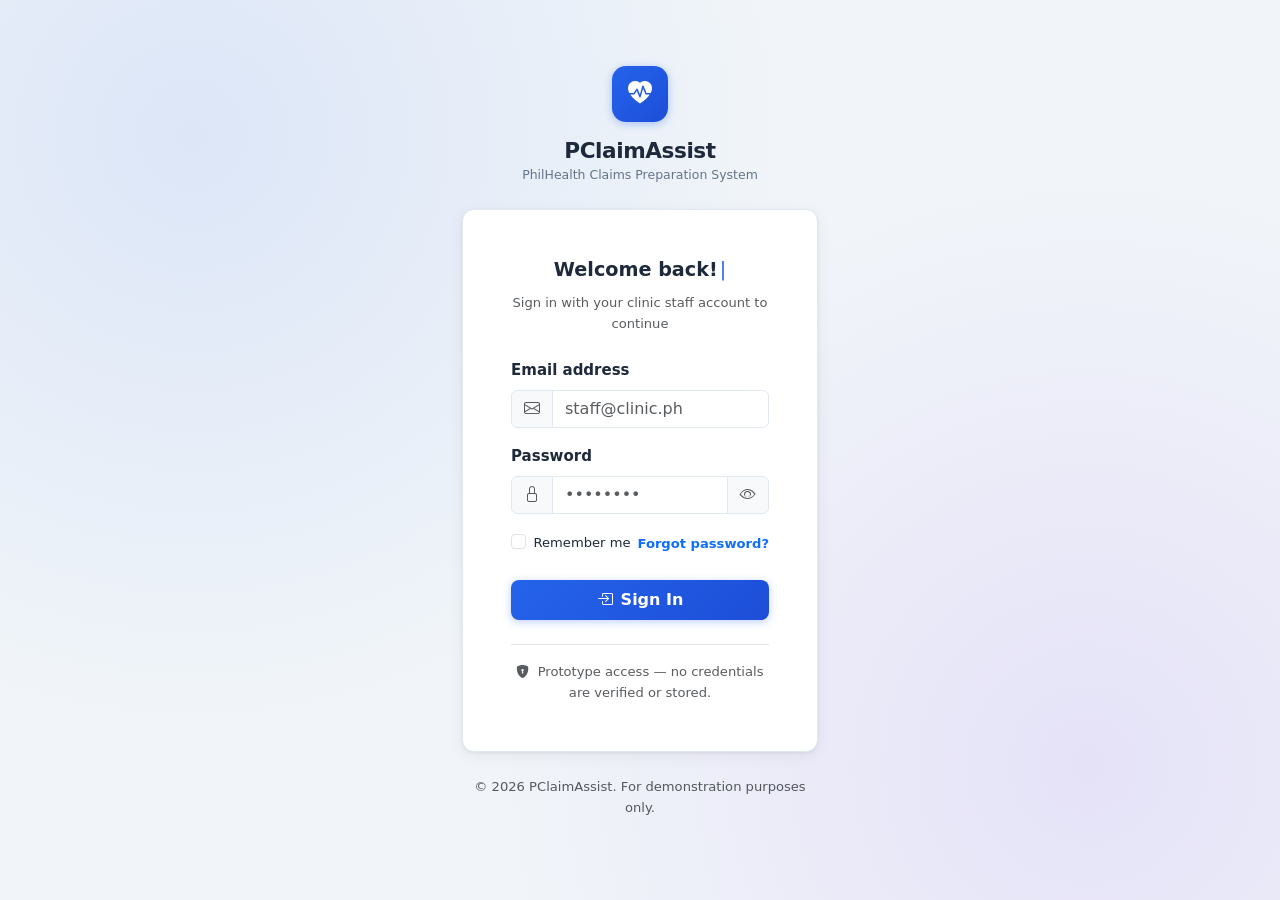
<file: login.html>
<!DOCTYPE html>
<html lang="en">
<head>
  <meta charset="UTF-8">
  <meta name="viewport" content="width=device-width, initial-scale=1.0">
  <title>Sign In – PClaimAssist</title>
  <link href="https://cdn.jsdelivr.net/npm/bootstrap@5.3.3/dist/css/bootstrap.min.css" rel="stylesheet">
  <link href="https://cdn.jsdelivr.net/npm/bootstrap-icons@1.11.3/font/bootstrap-icons.css" rel="stylesheet">
  <link href="css/style.css?v=20260827a" rel="stylesheet">
</head>
<body class="login-body">

<div class="container">
  <div class="row justify-content-center">
    <div class="col-11 col-sm-8 col-md-6 col-lg-5 col-xl-4">

      <div class="text-center mb-4">
        <div class="brand-logo brand-logo--lg mx-auto"><i class="bi bi-heart-pulse-fill"></i></div>
        <div class="login-brand-name mt-3">PClaimAssist</div>
        <div class="login-brand-sub">PhilHealth Claims Preparation System</div>
      </div>

      <div class="pca-card p-4 p-sm-5" data-aos="fade-up">
        <div class="text-center mb-4">
          <h1 class="login-title"><span id="typewriterText"></span><span class="typewriter-cursor">|</span></h1>
          <p class="text-muted small mb-0">Sign in with your clinic staff account to continue</p>
        </div>

        <form id="loginForm" novalidate>
          <div class="mb-3">
            <label class="form-label fw-semibold" for="loginEmail">Email address</label>
            <div class="input-group">
              <span class="input-group-text bg-light"><i class="bi bi-envelope text-muted"></i></span>
              <input type="email" class="form-control" id="loginEmail" placeholder="staff@clinic.ph" autocomplete="username">
            </div>
          </div>

          <div class="mb-3">
            <label class="form-label fw-semibold" for="loginPassword">Password</label>
            <div class="input-group">
              <span class="input-group-text bg-light"><i class="bi bi-lock text-muted"></i></span>
              <input type="password" class="form-control" id="loginPassword" placeholder="••••••••" autocomplete="current-password">
              <button type="button" class="input-group-text bg-light" id="togglePassword" title="Show password">
                <i class="bi bi-eye text-muted"></i>
              </button>
            </div>
          </div>

          <div class="d-flex align-items-center justify-content-between mb-4">
            <div class="form-check">
              <input class="form-check-input" type="checkbox" id="rememberMe">
              <label class="form-check-label small" for="rememberMe">Remember me</label>
            </div>
            <a href="#" class="small fw-semibold text-decoration-none" id="forgotPasswordLink">Forgot password?</a>
          </div>

          <button type="submit" class="btn btn-primary w-100 py-2" id="signInBtn">
            <span class="btn-label"><i class="bi bi-box-arrow-in-right me-2"></i>Sign In</span>
            <span class="btn-spinner d-none">
              <span class="spinner-border spinner-border-sm me-2" role="status" aria-hidden="true"></span>Signing in…
            </span>
          </button>
        </form>

        <div class="text-center small text-muted border-top mt-4 pt-3">
          <i class="bi bi-shield-lock-fill me-1"></i>
          Prototype access — no credentials are verified or stored.
        </div>
      </div>

      <p class="text-center small text-muted mt-4">
        &copy; 2026 PClaimAssist. For demonstration purposes only.
      </p>

    </div>
  </div>
</div>

<!-- ═══ FORGOT PASSWORD MODAL ═══ -->
<div class="modal fade" id="forgotPasswordModal" tabindex="-1">
  <div class="modal-dialog modal-dialog-centered">
    <div class="modal-content">
      <div class="modal-header">
        <h5 class="modal-title"><i class="bi bi-key-fill me-2 text-primary"></i>Reset Password</h5>
        <button type="button" class="btn-close" data-bs-dismiss="modal"></button>
      </div>
      <div class="modal-body">
        <p class="text-muted mb-3">Enter your email address and we'll send you a link to reset your password.</p>
        <label class="form-label fw-semibold" for="resetEmail">Email address</label>
        <div class="input-group">
          <span class="input-group-text bg-light"><i class="bi bi-envelope text-muted"></i></span>
          <input type="email" class="form-control" id="resetEmail" placeholder="staff@clinic.ph">
        </div>
      </div>
      <div class="modal-footer">
        <button type="button" class="btn btn-light" data-bs-dismiss="modal">Cancel</button>
        <button type="button" class="btn btn-primary" id="sendResetBtn">Send Reset Link</button>
      </div>
    </div>
  </div>
</div>

<div id="toastContainer" class="position-fixed bottom-0 end-0 p-3" style="z-index:1090;"></div>

<script src="https://cdn.jsdelivr.net/npm/bootstrap@5.3.3/dist/js/bootstrap.bundle.min.js"></script>
<script src="js/login.js?v=20260827a"></script>
</body>
</html>
</file>
<file: css/style.css>
/* ═══════════════════════════════════════════════════════════
   PClaimAssist – Global Styles
   Phase 1 Frontend Prototype
═══════════════════════════════════════════════════════════ */

/* ── Custom Properties ────────────────────────────────────── */
:root {
  --primary:        #2563EB;
  --primary-light:  #EFF6FF;
  --primary-mid:    #BFDBFE;
  --teal:           #0D9488;
  --teal-light:     #F0FDFA;
  --orange:         #EA580C;
  --orange-light:   #FFF7ED;
  --purple:         #7C3AED;
  --purple-light:   #F5F3FF;
  --success:        #16A34A;
  --warning:        #D97706;
  --danger:         #DC2626;

  --sidebar-w:      260px;
  --navbar-h:       64px;
  --sidebar-bg:     #0F172A;
  --sidebar-text:   #94A3B8;
  --sidebar-active: #2563EB;
  --body-bg:        #F1F5F9;
  --card-bg:        #FFFFFF;
  --border:         #E2E8F0;
  --text:           #1E293B;
  --text-muted:     #64748B;

  --radius:         12px;
  --radius-sm:      8px;
  --shadow:         0 1px 3px rgba(0,0,0,.06), 0 4px 16px rgba(0,0,0,.06);
  --shadow-hover:   0 4px 12px rgba(37,99,235,.15), 0 8px 32px rgba(0,0,0,.08);
  --transition:     all .2s cubic-bezier(.4,0,.2,1);
}

/* ── Base ──────────────────────────────────────────────────── */
*, *::before, *::after { box-sizing: border-box; }

body {
  font-family: 'Segoe UI', system-ui, -apple-system, sans-serif;
  background: var(--body-bg);
  color: var(--text);
  margin: 0;
  padding: 0;
  font-size: .9375rem;
  line-height: 1.6;
}

/* ── Privacy Banner ────────────────────────────────────────── */
.privacy-banner {
  background: #0F172A;
  color: #CBD5E1;
  font-size: .8rem;
  padding: .55rem 1.25rem;
  position: sticky;
  top: 0;
  z-index: 1060;
  border-bottom: 1px solid rgba(255,255,255,.07);
}
.privacy-banner .btn-outline-light {
  font-size: .75rem;
  padding: .2rem .65rem;
  opacity: .7;
  border-color: rgba(255,255,255,.2);
}

/* ── Top Navbar ─────────────────────────────────────────────── */
.top-navbar {
  position: sticky;
  top: 0;
  z-index: 1050;
  height: var(--navbar-h);
  background: #fff;
  border-bottom: 1px solid var(--border);
  display: flex;
  align-items: center;
  justify-content: space-between;
  padding: 0 1.5rem;
  box-shadow: 0 1px 4px rgba(0,0,0,.06);
}

.navbar-left { display: flex; align-items: center; gap: .9rem; }

.sidebar-toggle-btn {
  width: 40px; height: 40px;
  border-radius: var(--radius-sm);
  border: none;
  background: var(--body-bg);
  color: var(--text);
  font-size: 1.2rem;
  cursor: pointer;
  display: flex; align-items: center; justify-content: center;
  transition: var(--transition);
}
.sidebar-toggle-btn:hover { background: var(--primary-light); color: var(--primary); }

.brand-logo {
  width: 40px; height: 40px;
  border-radius: 10px;
  background: linear-gradient(135deg, var(--primary), #1D4ED8);
  color: #fff;
  font-size: 1.15rem;
  display: flex; align-items: center; justify-content: center;
  flex-shrink: 0;
  box-shadow: 0 2px 8px rgba(37,99,235,.35);
}

.brand-name {
  font-size: 1.1rem;
  font-weight: 700;
  color: var(--text);
  line-height: 1.2;
  letter-spacing: -.02em;
}
.brand-sub {
  font-size: .65rem;
  color: var(--text-muted);
  line-height: 1.2;
  display: none;
}
@media (min-width: 768px) { .brand-sub { display: block; } }

.navbar-right { display: flex; align-items: center; gap: .75rem; }

.nav-icon-btn {
  width: 40px; height: 40px;
  border-radius: var(--radius-sm);
  border: none;
  background: var(--body-bg);
  color: var(--text-muted);
  font-size: 1.1rem;
  cursor: pointer;
  display: flex; align-items: center; justify-content: center;
  transition: var(--transition);
}
.nav-icon-btn:hover { background: var(--primary-light); color: var(--primary); }

.notif-badge {
  position: absolute;
  top: 4px; right: 4px;
  width: 16px; height: 16px;
  background: var(--danger);
  color: #fff;
  font-size: .6rem;
  font-weight: 700;
  border-radius: 50%;
  display: flex; align-items: center; justify-content: center;
  border: 2px solid #fff;
}

.nav-divider {
  width: 1px; height: 28px;
  background: var(--border);
}

.user-profile-wrap {
  display: flex; align-items: center; gap: .6rem;
  cursor: pointer;
  padding: .35rem .6rem;
  border-radius: var(--radius-sm);
  transition: var(--transition);
}
.user-profile-wrap:hover { background: var(--body-bg); }

.user-avatar {
  width: 36px; height: 36px;
  border-radius: 50%;
  background: linear-gradient(135deg, var(--primary), #7C3AED);
  color: #fff;
  font-size: 1rem;
  display: flex; align-items: center; justify-content: center;
  flex-shrink: 0;
}

.user-name { font-size: .85rem; font-weight: 600; line-height: 1.2; }
.user-role { font-size: .7rem; color: var(--text-muted); }

/* ── Layout ─────────────────────────────────────────────────── */
.layout-wrapper {
  display: flex;
  min-height: calc(100vh - var(--navbar-h));
}

/* ── Sidebar ────────────────────────────────────────────────── */
.sidebar {
  width: var(--sidebar-w);
  background: var(--sidebar-bg);
  flex-shrink: 0;
  position: sticky;
  top: var(--navbar-h);
  height: calc(100vh - var(--navbar-h));
  overflow-y: auto;
  display: flex;
  flex-direction: column;
  transition: width .25s ease, transform .25s ease;
  scrollbar-width: thin;
  scrollbar-color: rgba(255,255,255,.1) transparent;
}
.sidebar::-webkit-scrollbar { width: 4px; }
.sidebar::-webkit-scrollbar-thumb { background: rgba(255,255,255,.1); border-radius: 2px; }

.sidebar-nav { padding: 1.25rem .75rem; flex: 1; }

.sidebar-section-label {
  font-size: .65rem;
  font-weight: 700;
  text-transform: uppercase;
  letter-spacing: .08em;
  color: #475569;
  padding: 0 .5rem;
  margin-bottom: .4rem;
}

.sidebar-item {
  display: flex;
  align-items: center;
  gap: .75rem;
  padding: .6rem .75rem;
  border-radius: var(--radius-sm);
  color: var(--sidebar-text);
  text-decoration: none;
  font-size: .875rem;
  font-weight: 500;
  margin-bottom: .15rem;
  transition: var(--transition);
  position: relative;
  white-space: nowrap;
  overflow: hidden;
}

.sidebar-item i { font-size: 1rem; flex-shrink: 0; }
.sidebar-item span:not(.sidebar-badge) { flex: 1; overflow: hidden; text-overflow: ellipsis; }

.sidebar-item:hover {
  background: rgba(255,255,255,.07);
  color: #fff;
}

.sidebar-item.active {
  background: rgba(37,99,235,.25);
  color: #93C5FD;
  border-left: 3px solid var(--primary);
  padding-left: calc(.75rem - 3px);
}

.sidebar-badge {
  font-size: .6rem;
  font-weight: 700;
  background: rgba(37,99,235,.35);
  color: #93C5FD;
  padding: .15rem .4rem;
  border-radius: 4px;
  text-transform: uppercase;
  flex-shrink: 0;
}

.sidebar-footer {
  padding: 1rem .75rem 1.25rem;
  border-top: 1px solid rgba(255,255,255,.06);
}

/* Sidebar collapsed */
.sidebar.collapsed {
  width: 64px;
}
.sidebar.collapsed .sidebar-section-label,
.sidebar.collapsed .sidebar-item span,
.sidebar.collapsed .sidebar-badge {
  display: none;
}
.sidebar.collapsed .sidebar-item {
  justify-content: center;
  padding: .65rem;
}
.sidebar.collapsed .sidebar-footer { padding: .75rem .5rem; }

/* Mobile sidebar */
@media (max-width: 767.98px) {
  .sidebar {
    position: fixed;
    top: 0;
    left: 0;
    height: 100%;
    z-index: 1040;
    transform: translateX(-100%);
  }
  .sidebar.mobile-open { transform: translateX(0); }
  .sidebar-overlay {
    position: fixed; inset: 0;
    background: rgba(0,0,0,.5);
    z-index: 1039;
    display: none;
  }
  .sidebar-overlay.active { display: block; }
}

/* ── Main Content ───────────────────────────────────────────── */
.main-content {
  flex: 1;
  padding: 1.75rem;
  overflow-x: hidden;
  min-width: 0;
}

.content-section { display: none; }
.content-section.active { display: block; }

/* ── Section Header ─────────────────────────────────────────── */
.section-header {
  display: flex;
  align-items: flex-start;
  justify-content: space-between;
  gap: 1rem;
  flex-wrap: wrap;
  margin-bottom: 1.5rem;
}
.section-title {
  font-size: 1.6rem;
  font-weight: 700;
  color: var(--text);
  margin: 0;
  line-height: 1.2;
}
.section-subtitle {
  font-size: .875rem;
  color: var(--text-muted);
  margin: .2rem 0 0;
}

/* ── Cards ──────────────────────────────────────────────────── */
.pca-card {
  border: 1px solid var(--border);
  border-radius: var(--radius);
  box-shadow: var(--shadow);
  background: var(--card-bg);
  transition: var(--transition);
}
.pca-card:hover { box-shadow: var(--shadow-hover); }

.pca-card-header {
  background: transparent;
  border-bottom: 1px solid var(--border);
  padding: .9rem 1.25rem;
  font-weight: 600;
  font-size: .9rem;
  display: flex;
  align-items: center;
}

/* ── Stat Cards ─────────────────────────────────────────────── */
.stat-card {
  border-radius: var(--radius);
  padding: 1.4rem;
  display: flex;
  align-items: center;
  gap: 1rem;
  box-shadow: var(--shadow);
  transition: var(--transition);
  cursor: default;
  background: var(--card-bg);
  border: 1px solid transparent;
  position: relative;
  overflow: hidden;
}
.stat-card::before {
  content: '';
  position: absolute;
  top: 0; right: 0;
  width: 80px; height: 80px;
  border-radius: 50%;
  opacity: .06;
}
.stat-card:hover { transform: translateY(-2px); box-shadow: var(--shadow-hover); }

.stat-card--blue { border-color: var(--primary-mid); }
.stat-card--blue::before { background: var(--primary); }
.stat-card--teal { border-color: #99F6E4; }
.stat-card--teal::before { background: var(--teal); }
.stat-card--orange { border-color: #FED7AA; }
.stat-card--orange::before { background: var(--orange); }
.stat-card--purple { border-color: #DDD6FE; }
.stat-card--purple::before { background: var(--purple); }

.stat-icon {
  width: 52px; height: 52px;
  border-radius: 14px;
  display: flex; align-items: center; justify-content: center;
  font-size: 1.4rem;
  flex-shrink: 0;
}
.stat-card--blue .stat-icon { background: var(--primary-light); color: var(--primary); }
.stat-card--teal .stat-icon { background: var(--teal-light); color: var(--teal); }
.stat-card--orange .stat-icon { background: var(--orange-light); color: var(--orange); }
.stat-card--purple .stat-icon { background: var(--purple-light); color: var(--purple); }

.stat-body { flex: 1; }
.stat-value { font-size: 1.85rem; font-weight: 800; line-height: 1; color: var(--text); }
.stat-label { font-size: .78rem; color: var(--text-muted); font-weight: 500; margin-top: .25rem; }
.stat-trend { font-size: 1.1rem; }

/* ── Quick Action Buttons ────────────────────────────────────── */
.quick-action-btn {
  border: 1.5px solid var(--border);
  border-radius: var(--radius-sm);
  background: var(--card-bg);
  padding: .9rem .5rem;
  cursor: pointer;
  transition: var(--transition);
  display: flex; flex-direction: column;
  align-items: center; gap: .4rem;
  color: var(--text);
  font-size: .8rem;
  font-weight: 600;
}
.quick-action-btn i { font-size: 1.4rem; color: var(--primary); }
.quick-action-btn:hover {
  border-color: var(--primary);
  background: var(--primary-light);
  transform: translateY(-2px);
  box-shadow: 0 4px 12px rgba(37,99,235,.15);
}

/* ── Progress ───────────────────────────────────────────────── */
.pca-progress { border-radius: 99px; background: var(--border); }

.mini-progress-card {
  text-align: center;
  padding: .75rem .5rem;
  border: 1px solid var(--border);
  border-radius: var(--radius-sm);
  background: var(--body-bg);
  transition: var(--transition);
}
.mini-progress-card:hover { border-color: var(--primary); }
.mini-prog-icon { font-size: 1.1rem; margin-bottom: .2rem; }
.mini-prog-label { font-size: .7rem; font-weight: 600; color: var(--text-muted); margin-bottom: .4rem; }
.mini-prog-bar {
  height: 5px; background: var(--border);
  border-radius: 99px; overflow: hidden;
}
.mini-prog-fill {
  height: 100%;
  background: linear-gradient(90deg, var(--primary), #60A5FA);
  border-radius: 99px;
  transition: width .5s ease;
}

/* ── Activity Feed ──────────────────────────────────────────── */
.activity-feed { list-style: none; padding: 0; margin: 0; }

.activity-item {
  display: flex; align-items: flex-start; gap: .75rem;
  padding: .8rem 1.25rem;
  border-bottom: 1px solid var(--border);
  transition: var(--transition);
}
.activity-item:last-child { border-bottom: none; }
.activity-item:hover { background: var(--body-bg); }

.activity-icon {
  width: 34px; height: 34px;
  border-radius: 50%;
  display: flex; align-items: center; justify-content: center;
  font-size: .85rem;
  flex-shrink: 0;
}
.bg-primary-soft { background: var(--primary-light); }
.bg-success-soft { background: #F0FDF4; }
.bg-warning-soft { background: #FFFBEB; }

.activity-body { flex: 1; min-width: 0; }
.activity-text { font-size: .85rem; font-weight: 500; }
.activity-time { font-size: .72rem; color: var(--text-muted); }

/* ── Form Status Cards ──────────────────────────────────────── */
.form-status-card {
  border: 1.5px solid var(--border);
  border-radius: var(--radius);
  padding: 1.25rem;
  text-align: center;
  cursor: pointer;
  transition: var(--transition);
  background: var(--card-bg);
}
.form-status-card:hover {
  border-color: var(--primary);
  box-shadow: 0 4px 16px rgba(37,99,235,.12);
  transform: translateY(-2px);
}
.fs-icon { font-size: 2rem; margin-bottom: .4rem; }
.fs-name { font-size: .75rem; color: var(--text-muted); font-weight: 500; margin-bottom: .2rem; }
.fs-abbr { font-size: 1.1rem; font-weight: 700; margin-bottom: .5rem; }
.fs-status { margin-bottom: .5rem; }
.fs-action { font-size: .75rem; color: var(--primary); font-weight: 600; }

.badge-pending { background: #FEF9C3; color: #854D0E; border: 1px solid #FDE68A; font-size: .72rem; }
.badge-ready   { background: #F0FDF4; color: #166534; border: 1px solid #86EFAC; font-size: .72rem; }

/* ── Button Styles ──────────────────────────────────────────── */
.btn-primary {
  background: linear-gradient(135deg, var(--primary), #1D4ED8);
  border: none;
  border-radius: var(--radius-sm);
  font-weight: 600;
  padding: .55rem 1.15rem;
  transition: var(--transition);
  box-shadow: 0 2px 8px rgba(37,99,235,.3);
}
.btn-primary:hover {
  background: linear-gradient(135deg, #1D4ED8, #1E40AF);
  transform: translateY(-1px);
  box-shadow: 0 4px 14px rgba(37,99,235,.4);
}

.btn-sample {
  font-size: .875rem;
  white-space: nowrap;
}

/* ── Upload / Drop Zone ─────────────────────────────────────── */
.drop-zone {
  border: 2.5px dashed var(--primary-mid);
  border-radius: var(--radius);
  padding: 3rem 1.5rem;
  text-align: center;
  cursor: pointer;
  transition: var(--transition);
  background: var(--primary-light);
  position: relative;
}
.drop-zone:hover,
.drop-zone.drag-over {
  border-color: var(--primary);
  background: #DBEAFE;
  transform: scale(1.01);
}

.drop-icon { font-size: 3.5rem; color: var(--primary); margin-bottom: .75rem; line-height: 1; }
.drop-title { font-size: 1.1rem; font-weight: 700; color: var(--text); margin-bottom: .25rem; }
.drop-sub { color: var(--text-muted); font-size: .875rem; margin-bottom: .75rem; }
.drop-types { display: flex; gap: .4rem; justify-content: center; flex-wrap: wrap; margin-bottom: .6rem; }
.drop-note { font-size: .78rem; color: var(--text-muted); margin: 0; }

.file-badge {
  background: var(--primary);
  color: #fff;
  font-size: .68rem;
  font-weight: 700;
  padding: .2rem .5rem;
  border-radius: 4px;
}

/* ── File List ──────────────────────────────────────────────── */
.file-list { list-style: none; padding: 0; margin: 0; }

.file-list-empty {
  padding: 2rem;
  text-align: center;
  color: var(--text-muted);
  font-size: .875rem;
}

.file-item {
  display: flex; align-items: center; gap: .75rem;
  padding: .8rem 1.25rem;
  border-bottom: 1px solid var(--border);
  animation: slideIn .3s ease;
}
.file-item:last-child { border-bottom: none; }

@keyframes slideIn {
  from { opacity: 0; transform: translateX(-12px); }
  to   { opacity: 1; transform: translateX(0); }
}

.file-item-icon { font-size: 1.5rem; flex-shrink: 0; }
.file-item-name { font-size: .875rem; font-weight: 600; flex: 1; min-width: 0; overflow: hidden; text-overflow: ellipsis; white-space: nowrap; }
.file-item-size { font-size: .75rem; color: var(--text-muted); white-space: nowrap; }
.file-item-remove {
  border: none; background: none; cursor: pointer;
  color: var(--text-muted);
  font-size: 1rem;
  padding: .2rem;
  border-radius: 4px;
  transition: var(--transition);
}
.file-item-remove:hover { color: var(--danger); background: #FEF2F2; }

/* ── Guide List ─────────────────────────────────────────────── */
.guide-list { list-style: none; padding: 0; margin: 0; }
.guide-list li {
  display: flex; align-items: flex-start; gap: .6rem;
  padding: .4rem 0;
  font-size: .85rem;
  color: var(--text);
}
.guide-list li i { flex-shrink: 0; margin-top: .1rem; }

.doc-type-item {
  display: flex; align-items: center;
  padding: .45rem 0;
  border-bottom: 1px solid var(--border);
  font-size: .875rem;
}
.doc-type-item:last-child { border-bottom: none; }

/* ── Forms ──────────────────────────────────────────────────── */
.pca-label {
  font-size: .82rem;
  font-weight: 600;
  color: var(--text);
  margin-bottom: .35rem;
}
.required-dot { color: var(--danger); }

.pca-input {
  border-radius: var(--radius-sm);
  border: 1.5px solid var(--border);
  font-size: .875rem;
  padding: .55rem .85rem;
  transition: var(--transition);
  background: #FAFAFA;
}
.pca-input:focus {
  border-color: var(--primary);
  background: #fff;
  box-shadow: 0 0 0 3px rgba(37,99,235,.12);
  outline: none;
}

.form-hint {
  font-size: .72rem;
  color: var(--text-muted);
  margin-top: .25rem;
}

/* ── Segmented "box" inputs — mirror the PDF's ruled boxes
   (date Month/Day/Year cells, PAN digit cells) ───────────── */
.pca-box-group {
  display: flex;
  align-items: center;
  gap: .3rem;
  flex-wrap: nowrap;
}
.pca-box {
  border-radius: var(--radius-sm);
  border: 1.5px solid var(--border);
  background: #FAFAFA;
  font-family: 'Courier New', Courier, monospace;
  font-weight: 700;
  text-align: center;
  padding: .55rem 0;
  transition: var(--transition);
  min-width: 0;
}
.pca-box:focus {
  border-color: var(--primary);
  background: #fff;
  box-shadow: 0 0 0 3px rgba(37,99,235,.12);
  outline: none;
}
.pca-box-sep {
  color: var(--text-muted);
  font-weight: 700;
  flex-shrink: 0;
}
.pca-box-group--date .pca-box[data-part="MM"],
.pca-box-group--date .pca-box[data-part="DD"] {
  flex: 1 1 0;
  font-size: .875rem;
}
.pca-box-group--date .pca-box[data-part="YYYY"] {
  flex: 1.6 1 0;
  font-size: .875rem;
}
.pca-box-group--pan,
.pca-box-group--digits {
  gap: .25rem;
}
.pca-box-group--pan .pca-box,
.pca-box-group--digits .pca-box {
  flex: 1 1 0;
  aspect-ratio: 1 / 1;
  font-size: .9rem;
  padding: .5rem 0;
}
.pca-box-gap {
  width: .5rem;
  flex-shrink: 0;
}

.pca-radio .form-check-input:checked { background-color: var(--primary); border-color: var(--primary); }

/* ── CF3 Page 2: sub-headings, checkbox groups, prenatal grid, postpartum list ── */
.pca-subheading {
  font-size: .72rem;
  font-weight: 700;
  text-transform: uppercase;
  letter-spacing: .05em;
  color: var(--primary);
  margin-top: .5rem;
  margin-bottom: -.15rem;
}

.pca-checkbox {
  display: flex;
  align-items: center;
  gap: .4rem;
  padding-left: 0;
  min-height: 100%;
}
.pca-checkbox .form-check-input {
  margin-left: 0;
  flex-shrink: 0;
}
.pca-checkbox .form-check-label {
  font-size: .8rem;
  color: var(--text);
}

.pca-risk-grid {
  display: grid;
  grid-template-columns: repeat(3, 1fr);
  gap: .35rem .75rem;
}
@media (max-width: 1400px) {
  .pca-risk-grid { grid-template-columns: repeat(2, 1fr); }
}

.pca-grid-wrap {
  overflow-x: auto;
  border: 1px solid var(--border);
  border-radius: var(--radius-sm);
  /* .entry-panel-body is a column flex container; overflow:auto here makes
     this item's automatic min-size 0 per the flexbox spec, letting it
     collapse under flex-shrink instead of sizing to its table's content. */
  flex-shrink: 0;
}
.pca-grid-table {
  border-collapse: collapse;
  font-size: .72rem;
  white-space: nowrap;
}
.pca-grid-table th, .pca-grid-table td {
  border: 1px solid var(--border);
  padding: .25rem .3rem;
  text-align: center;
}
.pca-grid-table th {
  background: var(--primary-light);
  font-weight: 700;
  color: var(--text);
}
.pca-grid-table td:first-child {
  text-align: left;
  font-weight: 600;
  white-space: nowrap;
  position: sticky;
  left: 0;
  background: var(--card-bg);
}
.pca-grid-input {
  width: 62px;
  padding: .3rem .25rem;
  font-size: .72rem;
  text-align: center;
}

.pca-pp-list {
  display: flex;
  flex-direction: column;
  gap: .5rem;
}
.pca-pp-row {
  display: flex;
  flex-direction: column;
  gap: .3rem;
  padding: .4rem .5rem;
  background: #FAFAFA;
  border: 1px solid var(--border);
  border-radius: var(--radius-sm);
}
.pca-pp-row .pca-checkbox .form-check-label {
  font-weight: 600;
}

/* ── Alert variants ─────────────────────────────────────────── */
.alert-auto-populate {
  background: linear-gradient(135deg, #FEF9C3, #FFF7ED);
  border: 1px solid #FDE68A;
  border-left: 4px solid #F59E0B;
  border-radius: var(--radius-sm);
  padding: .85rem 1.1rem;
  font-size: .875rem;
  color: #78350F;
}
.alert-info-soft {
  background: #EFF6FF;
  border: 1px solid var(--primary-mid);
  border-radius: var(--radius-sm);
  color: #1E40AF;
  font-size: .82rem;
  padding: .7rem .9rem;
}
.alert-warning-soft {
  background: #FFFBEB;
  border: 1px solid #FDE68A;
  border-radius: var(--radius-sm);
  color: #78350F;
  font-size: .82rem;
  padding: .7rem .9rem;
}

/* ── Sync Banner ────────────────────────────────────────────── */
.sync-banner {
  display: flex; align-items: center; justify-content: space-between;
  background: var(--card-bg);
  border: 1px solid var(--border);
  border-radius: var(--radius-sm);
  padding: .85rem 1.25rem;
  font-size: .875rem;
  box-shadow: var(--shadow);
}
.sync-dot {
  width: 10px; height: 10px;
  border-radius: 50%;
  background: var(--text-muted);
  transition: var(--transition);
}
.sync-dot.active {
  background: var(--success);
  box-shadow: 0 0 0 4px rgba(22,163,74,.2);
  animation: pulse 1.5s infinite;
}
@keyframes pulse {
  0%, 100% { opacity: 1; transform: scale(1); }
  50%       { opacity: .7; transform: scale(1.1); }
}

/* ── Form Preview Cards ─────────────────────────────────────── */
.form-preview-card { border: 1.5px solid var(--border); }

.form-preview-header {
  background: linear-gradient(135deg, #F8FAFF, #EFF6FF);
}

.form-preview-logo {
  width: 44px; height: 44px;
  border-radius: 10px;
  background: var(--primary-light);
  color: var(--primary);
  display: flex; align-items: center; justify-content: center;
  font-size: 1.25rem;
}
.form-preview-logo.text-teal  { background: var(--teal-light); color: var(--teal); }
.form-preview-logo.text-orange { background: var(--orange-light); color: var(--orange); }
.form-preview-logo.text-purple { background: var(--purple-light); color: var(--purple); }

.preview-field { margin-bottom: .1rem; }
.preview-label {
  display: block;
  font-size: .7rem;
  font-weight: 700;
  text-transform: uppercase;
  letter-spacing: .06em;
  color: var(--text-muted);
  margin-bottom: .25rem;
}
.preview-value {
  background: var(--body-bg);
  border: 1px solid var(--border);
  border-radius: var(--radius-sm);
  padding: .5rem .8rem;
  font-size: .875rem;
  font-weight: 500;
  min-height: 38px;
  display: flex; align-items: center;
  transition: var(--transition);
  color: var(--text);
}
.preview-value.populated {
  background: #F0FDF4;
  border-color: #86EFAC;
  color: #14532D;
  animation: popIn .3s ease;
}
@keyframes popIn {
  0%   { transform: scale(.98); }
  50%  { transform: scale(1.01); }
  100% { transform: scale(1); }
}

.form-section-divider {
  font-size: .7rem;
  font-weight: 700;
  text-transform: uppercase;
  letter-spacing: .08em;
  color: var(--text-muted);
  border-bottom: 1.5px solid var(--border);
  padding-bottom: .4rem;
  margin-bottom: .5rem;
}

/* Signature section */
.signature-section {
  display: grid;
  grid-template-columns: 1fr 1fr;
  gap: 1rem;
  margin-top: .5rem;
}
@media (max-width: 575.98px) {
  .signature-section { grid-template-columns: 1fr; }
}

.signature-box {
  border: 1.5px dashed var(--border);
  border-radius: var(--radius-sm);
  padding: 1rem;
  text-align: center;
}
.sig-label {
  font-size: .72rem;
  font-weight: 600;
  color: var(--text-muted);
  text-transform: uppercase;
  letter-spacing: .05em;
  margin-bottom: .75rem;
}
.sig-line {
  height: 52px;
  border-bottom: 1.5px solid var(--text);
  display: flex; align-items: flex-end; justify-content: center;
  padding-bottom: .35rem;
}
.sig-placeholder { font-size: .75rem; color: var(--text-muted); }
.sig-date { font-size: .75rem; color: var(--text-muted); margin-top: .4rem; }

/* ── Badge variants ─────────────────────────────────────────── */
.form-badge-header {
  display: inline-block;
  font-size: .7rem;
  font-weight: 700;
  background: var(--primary-light);
  color: var(--primary);
  padding: .2rem .6rem;
  border-radius: 6px;
  vertical-align: middle;
  margin-left: .3rem;
}
.form-badge-header.cf2 { background: var(--teal-light); color: var(--teal); }
.form-badge-header.cf3 { background: var(--orange-light); color: var(--orange); }
.form-badge-header.pmrf { background: var(--purple-light); color: var(--purple); }

.auto-badge {
  display: inline-flex; align-items: center;
  font-size: .78rem;
  font-weight: 600;
  background: #FFFBEB;
  color: #92400E;
  border: 1px solid #FDE68A;
  padding: .35rem .75rem;
  border-radius: 99px;
}

/* ── Field Sync List ─────────────────────────────────────────── */
.field-sync-list { display: flex; flex-direction: column; gap: .3rem; }

.sync-field-item {
  display: flex; align-items: center; gap: .6rem;
  font-size: .82rem;
  padding: .3rem .4rem;
  border-radius: 6px;
  transition: var(--transition);
}
.sync-field-item.complete { background: #F0FDF4; color: #166534; }
.sync-field-item.complete .sync-icon { color: var(--success) !important; }

/* ── Validation ─────────────────────────────────────────────── */
.pca-accordion { display: flex; flex-direction: column; gap: .75rem; }

.pca-accordion-item {
  border: 1.5px solid var(--border);
  border-radius: var(--radius) !important;
  overflow: hidden;
  box-shadow: var(--shadow);
}

.pca-accordion-btn {
  background: var(--card-bg) !important;
  color: var(--text) !important;
  font-weight: 600;
  font-size: .9rem;
  border: none;
  padding: .9rem 1.25rem;
  box-shadow: none !important;
}
.pca-accordion-btn:not(.collapsed) { background: #F8FAFF !important; }
.pca-accordion-btn::after { filter: none; }

.val-score {
  font-size: .78rem;
  font-weight: 600;
  color: var(--text-muted);
  white-space: nowrap;
}

.val-list { display: flex; flex-direction: column; gap: .25rem; }

.val-item {
  display: flex; align-items: center; gap: .65rem;
  padding: .55rem .75rem;
  border-radius: var(--radius-sm);
  font-size: .85rem;
  background: var(--body-bg);
  border: 1px solid var(--border);
  transition: var(--transition);
}
.val-item.complete {
  background: #F0FDF4;
  border-color: #86EFAC;
  color: #166534;
}
.val-item.val-warning {
  background: #FFFBEB;
  border-color: #FDE68A;
  color: #78350F;
}
.val-icon { font-size: 1rem; flex-shrink: 0; }
.val-status { font-size: .75rem; font-weight: 600; }

/* ── Validation Summary ─────────────────────────────────────── */
.val-summary-score { text-align: center; }

.score-circle {
  width: 100px; height: 100px;
  border-radius: 50%;
  border: 8px solid var(--border);
  display: flex; align-items: center; justify-content: center;
  margin: 0 auto .75rem;
  font-size: 1.5rem;
  font-weight: 800;
  color: var(--primary);
  background: var(--primary-light);
  transition: var(--transition);
}
.score-circle.good { border-color: var(--success); background: #F0FDF4; color: var(--success); }
.score-label { font-size: .85rem; color: var(--text-muted); font-weight: 500; }

.val-legend { display: flex; flex-direction: column; gap: .4rem; }
.legend-item {
  display: flex; align-items: center; gap: .55rem;
  font-size: .85rem;
}

.next-steps-list {
  padding-left: 1.25rem;
  margin: 0;
  display: flex;
  flex-direction: column;
  gap: .5rem;
}
.next-steps-list li { font-size: .875rem; color: var(--text); }

/* ── Settings ────────────────────────────────────────────────── */
.setting-item {
  display: flex; align-items: center; justify-content: space-between;
  gap: 1rem;
  padding: .85rem 0;
  border-bottom: 1px solid var(--border);
}
.setting-item:last-child { border-bottom: none; }
.setting-label { font-weight: 600; font-size: .875rem; }
.setting-desc { font-size: .78rem; color: var(--text-muted); }

.about-table { width: 100%; border-collapse: collapse; font-size: .85rem; }
.about-table td { padding: .4rem .5rem; }
.about-table td:first-child { font-weight: 600; color: var(--text-muted); width: 110px; white-space: nowrap; }

/* ── Toast ───────────────────────────────────────────────────── */
.pca-toast {
  border-radius: var(--radius-sm);
  box-shadow: 0 8px 32px rgba(0,0,0,.14);
  border: none;
  min-width: 280px;
}
.pca-toast .toast-header {
  border-bottom: 1px solid rgba(0,0,0,.08);
  font-weight: 600;
  font-size: .85rem;
}
.pca-toast .toast-body { font-size: .82rem; }

/* ── Modal ───────────────────────────────────────────────────── */
.pca-modal {
  border-radius: var(--radius);
  border: none;
  overflow: hidden;
  box-shadow: 0 20px 60px rgba(0,0,0,.18);
}
.pca-modal .modal-header {
  background: linear-gradient(135deg, #F8FAFF, #EFF6FF);
  border-bottom: 1px solid var(--border);
}

.sample-preview {
  background: var(--body-bg);
  border-radius: var(--radius-sm);
  padding: .85rem 1rem;
  display: flex;
  flex-direction: column;
  gap: .35rem;
}
.sample-row { display: flex; gap: .5rem; font-size: .84rem; }
.sample-key { font-weight: 600; color: var(--text-muted); width: 110px; flex-shrink: 0; }
.sample-val { color: var(--text); }

/* ── Color helpers ───────────────────────────────────────────── */
.text-teal   { color: var(--teal)   !important; }
.text-orange { color: var(--orange) !important; }
.text-purple { color: var(--purple) !important; }

/* ── Responsive tweaks ──────────────────────────────────────── */
@media (max-width: 991.98px) {
  .main-content { padding: 1.25rem; }
  .section-title { font-size: 1.35rem; }
}

@media (max-width: 767.98px) {
  .main-content { padding: 1rem; }
  .stat-value { font-size: 1.5rem; }
  .section-header { flex-direction: column; align-items: flex-start; }
}

@media (max-width: 575.98px) {
  .top-navbar { padding: 0 1rem; }
  .brand-name { font-size: .95rem; }
  .main-content { padding: .85rem; }
  .signature-section { grid-template-columns: 1fr; }
}

/* ── Scrollbar (desktop) ────────────────────────────────────── */
::-webkit-scrollbar { width: 6px; height: 6px; }
::-webkit-scrollbar-track { background: transparent; }
::-webkit-scrollbar-thumb { background: var(--border); border-radius: 3px; }
::-webkit-scrollbar-thumb:hover { background: #CBD5E1; }

/* ── Patient Info Nav Pills ─────────────────────────────────── */
.pca-nav-pills .nav-link {
  font-size: .8rem;
  font-weight: 600;
  color: var(--text-muted);
  border-radius: var(--radius-sm);
  padding: .5rem .85rem;
  border: 1.5px solid transparent;
  transition: var(--transition);
  white-space: nowrap;
}
.pca-nav-pills .nav-link:hover {
  background: var(--primary-light);
  color: var(--primary);
}
.pca-nav-pills .nav-link.active {
  background: var(--primary);
  color: #fff;
  border-color: var(--primary);
  box-shadow: 0 2px 8px rgba(37,99,235,.3);
}
.pca-nav-pills .nav-link i { font-size: .9rem; }

.pca-tab-section-label {
  font-size: .68rem;
  font-weight: 700;
  text-transform: uppercase;
  letter-spacing: .08em;
  color: var(--text-muted);
  border-bottom: 1.5px solid var(--border);
  padding-bottom: .35rem;
  margin-bottom: .85rem;
  margin-top: .5rem;
}
.pca-tab-section-label:first-of-type { margin-top: 0; }

/* ── Smooth transitions ─────────────────────────────────────── */
.content-section {
  animation: fadeSection .25s ease;
}
@keyframes fadeSection {
  from { opacity: 0; transform: translateY(8px); }
  to   { opacity: 1; transform: translateY(0); }
}

/* ═══════════════════════════════════════════════════════════
   SPLIT-SCREEN PDF PREVIEW LAYOUT
═══════════════════════════════════════════════════════════ */

/* ── Split container ─────────────────────────────────────── */
.form-split-layout {
  display: flex;
  gap: 1rem;
  align-items: flex-start;
  min-height: 600px;
}

/* ── LEFT: PDF preview panel ─────────────────────────────── */
.pdf-preview-panel {
  flex: 0 0 56%;
  max-width: 56%;
  position: sticky;
  top: calc(var(--navbar-h) + 1rem);
  border: 1.5px solid var(--border);
  border-radius: var(--radius);
  background: var(--card-bg);
  box-shadow: var(--shadow);
  overflow: hidden;
  display: flex;
  flex-direction: column;
  max-height: calc(100vh - var(--navbar-h) - 2rem);
}

.pdf-panel-toolbar {
  display: flex;
  align-items: center;
  justify-content: space-between;
  padding: .6rem 1rem;
  background: linear-gradient(135deg, #F8FAFF, #EFF6FF);
  border-bottom: 1px solid var(--border);
  gap: .75rem;
  flex-shrink: 0;
}

.pdf-panel-label {
  font-size: .8rem;
  font-weight: 600;
  color: var(--text);
  display: flex;
  align-items: center;
}

.pdf-nav-btn {
  width: 28px; height: 28px;
  border-radius: 6px;
  border: 1px solid var(--border);
  background: var(--card-bg);
  color: var(--text);
  cursor: pointer;
  font-size: .85rem;
  display: flex; align-items: center; justify-content: center;
  transition: var(--transition);
}
.pdf-nav-btn:hover:not(:disabled) {
  background: var(--primary-light);
  border-color: var(--primary);
  color: var(--primary);
}
.pdf-nav-btn:disabled { opacity: .35; cursor: default; }

.pdf-page-info {
  font-size: .75rem;
  font-weight: 600;
  color: var(--text-muted);
  white-space: nowrap;
}

.pdf-canvas-scroller {
  flex: 1;
  overflow-y: auto;
  overflow-x: hidden;
  background: #525659;
  display: flex;
  align-items: flex-start;
  justify-content: center;
  padding: 1rem;
  scrollbar-width: thin;
  scrollbar-color: rgba(255,255,255,.2) transparent;
}
.pdf-canvas-scroller::-webkit-scrollbar { width: 5px; }
.pdf-canvas-scroller::-webkit-scrollbar-thumb { background: rgba(255,255,255,.2); border-radius: 3px; }

.pdf-loading {
  color: #fff;
  font-size: .85rem;
  display: flex;
  align-items: center;
  padding: 3rem 1rem;
}

.pdf-no-file {
  color: #ccc;
  font-size: .85rem;
  text-align: center;
  padding: 3rem 1.5rem;
  display: flex;
  flex-direction: column;
  align-items: center;
  gap: .5rem;
}
.pdf-no-file code {
  background: rgba(255,255,255,.1);
  padding: .15rem .4rem;
  border-radius: 4px;
  font-size: .8rem;
  color: #FFD580;
}

/* ── Canvas wrapper (relative so overlay is positioned on top) */
.pdf-canvas-wrap {
  position: relative;
  display: inline-block;
  line-height: 0;
  box-shadow: 0 4px 24px rgba(0,0,0,.4);
  border-radius: 2px;
}
.pdf-canvas-wrap canvas {
  display: block;
  border-radius: 2px;
}

/* ── Overlay container ───────────────────────────────────── */
.pdf-overlay {
  position: absolute;
  top: 0; left: 0;
  pointer-events: none;
  overflow: hidden;
}

/* ── Individual field text span ──────────────────────────── */
.pdf-field {
  position: absolute;
  font-family: 'Courier New', Courier, monospace;
  font-size: 7px;
  font-weight: 700;
  color: #1a3a6e;
  line-height: 1;
  min-height: 1em;
  white-space: nowrap;
  overflow: hidden;
  text-overflow: clip;
  pointer-events: none;
  transition: color .15s;
  box-sizing: border-box;
}
.pdf-field--filled {
  color: #003399;
  text-shadow: 0 0 1px rgba(0,51,153,.15);
}
/* Fields with real vertical room in the printed box (chief complaint,
   brief history, course in the wards, lab findings, etc.) wrap instead
   of clipping — matches pdf-lib's own maxWidth wrapping on export. */
.pdf-field--wrap {
  white-space: normal;
  overflow-wrap: break-word;
  overflow: hidden;
  max-height: 8em;
}
/* Per-character digit boxes (PAN, some date groups) centered within their
   printed cell instead of hugging the left edge */
.pdf-field--center {
  justify-content: center;
  text-align: center;
}

/* ── Boxed field: wrapper is a plain positioning context;        ── */
/* ── each digit is its own absolutely-positioned span inside it. ── */
.pdf-field-boxed {
  position: absolute;
  top: 0; left: 0;
  width: 100%;
  height: 100%;
  pointer-events: none;
}
.pdf-field-digit {
  position: absolute;
  font-family: 'Courier New', Courier, monospace;
  font-size: 7px;
  font-weight: 700;
  color: #1a3a6e;
  line-height: 1;
  text-align: center;
  pointer-events: none;
  transition: color .15s;
}
.pdf-field-boxed.pdf-field--filled .pdf-field-digit {
  color: #003399;
  text-shadow: 0 0 1px rgba(0,51,153,.15);
}

.pdf-field-check {
  position: absolute;
  color: #003399;
  line-height: 1;
  text-align: center;
  pointer-events: none;
  display: none;
}
.pdf-field-check.pdf-field-check--active {
  display: block;
}

/* ── RIGHT: Data entry panel ─────────────────────────────── */
.form-entry-panel {
  flex: 1 1 0;
  min-width: 0;
  border: 1.5px solid var(--border);
  border-radius: var(--radius);
  background: var(--card-bg);
  box-shadow: var(--shadow);
  overflow: hidden;
  display: flex;
  flex-direction: column;
  max-height: calc(100vh - var(--navbar-h) - 2rem);
  position: sticky;
  top: calc(var(--navbar-h) + 1rem);
}

.entry-panel-header {
  display: flex;
  align-items: center;
  gap: .5rem;
  padding: .7rem 1rem;
  background: linear-gradient(135deg, #F8FFF8, #F0FDF4);
  border-bottom: 1px solid #D1FAE5;
  font-size: .82rem;
  font-weight: 700;
  color: var(--text);
  flex-shrink: 0;
}

.live-badge {
  margin-left: auto;
  font-size: .68rem;
  font-weight: 700;
  background: #D1FAE5;
  color: #065F46;
  border: 1px solid #A7F3D0;
  padding: .15rem .5rem;
  border-radius: 99px;
}

.entry-panel-body {
  flex: 1;
  overflow-y: auto;
  padding: .85rem 1rem;
  display: flex;
  flex-direction: column;
  gap: .6rem;
  scrollbar-width: thin;
  scrollbar-color: var(--border) transparent;
}
.entry-panel-body::-webkit-scrollbar { width: 5px; }
.entry-panel-body::-webkit-scrollbar-thumb { background: var(--border); border-radius: 3px; }

.entry-section-title {
  font-size: .68rem;
  font-weight: 700;
  text-transform: uppercase;
  letter-spacing: .07em;
  color: var(--text-muted);
  border-bottom: 1.5px solid var(--border);
  padding-bottom: .3rem;
  margin-top: .4rem;
}
.entry-section-title:first-child { margin-top: 0; }

/* Export button (in section header area) */
.btn-export {
  background: linear-gradient(135deg, #16A34A, #15803D);
  border: none;
  border-radius: var(--radius-sm);
  color: #fff;
  font-size: .8rem;
  font-weight: 600;
  padding: .45rem .9rem;
  cursor: pointer;
  transition: var(--transition);
  box-shadow: 0 2px 6px rgba(22,163,74,.3);
  white-space: nowrap;
}
.btn-export:hover {
  background: linear-gradient(135deg, #15803D, #166534);
  transform: translateY(-1px);
  box-shadow: 0 4px 12px rgba(22,163,74,.4);
}
.btn-export:disabled {
  opacity: .6;
  cursor: default;
  transform: none;
}

/* ── Responsive: stack vertically on tablet/mobile ───────── */
@media (max-width: 1199.98px) {
  .pdf-preview-panel { flex: 0 0 52%; max-width: 52%; }
}

@media (max-width: 991.98px) {
  .form-split-layout {
    flex-direction: column;
  }
  .pdf-preview-panel,
  .form-entry-panel {
    flex: none;
    max-width: 100%;
    width: 100%;
    position: static;
    max-height: none;
  }
  .pdf-preview-panel {
    max-height: 70vh;
  }
  .form-entry-panel {
    max-height: none;
  }
}
/* Debug guide only — REMOVE BEFORE CAPSTONE DEFENSE */
.pdf-field {
  border: 1px dashed red !important;
  background-color: rgba(255, 0, 0, 0.1) !important;
}

/* ═══════════════════════════════════════════════════════════
   USER PROFILE DROPDOWN (navbar)
═══════════════════════════════════════════════════════════ */
.user-profile-wrap {
  border: none;
  background: transparent;
  font-size: inherit;
  line-height: inherit;
  color: inherit;
}
.user-profile-wrap:hover,
.user-profile-wrap:active,
.user-profile-wrap:focus {
  background: var(--body-bg);
  color: inherit;
}
.user-profile-wrap:focus-visible {
  outline: 2px solid var(--primary);
  outline-offset: 2px;
}
.profile-chevron {
  font-size: .7rem;
  color: var(--text-muted);
  margin-left: -.15rem;
  transition: var(--transition);
}
.user-profile-wrap[aria-expanded="true"] .profile-chevron { transform: rotate(180deg); }

.profile-dropdown-menu {
  min-width: 230px;
  padding: .4rem;
  border: 1px solid var(--border);
  border-radius: var(--radius);
  box-shadow: var(--shadow-hover);
  margin-top: .5rem !important;
}
.profile-dropdown-header {
  padding: .6rem .75rem .5rem;
}
.profile-dropdown-header .user-name { font-size: .88rem; }
.profile-dropdown-header .user-email {
  font-size: .72rem;
  color: var(--text-muted);
  word-break: break-all;
}
.profile-dropdown-menu hr.dropdown-divider {
  margin: .35rem 0;
  border-color: var(--border);
}
.profile-dropdown-menu .dropdown-item {
  border-radius: var(--radius-sm);
  padding: .5rem .75rem;
  font-size: .85rem;
  display: flex;
  align-items: center;
  gap: .6rem;
  color: var(--text);
  transition: var(--transition);
}
.profile-dropdown-menu .dropdown-item i { font-size: 1rem; color: var(--text-muted); width: 1.1rem; }
.profile-dropdown-menu .dropdown-item:hover,
.profile-dropdown-menu .dropdown-item:focus {
  background: var(--primary-light);
  color: var(--primary);
}
.profile-dropdown-menu .dropdown-item:hover i,
.profile-dropdown-menu .dropdown-item:focus i { color: var(--primary); }
.profile-dropdown-menu .dropdown-item.text-danger:hover,
.profile-dropdown-menu .dropdown-item.text-danger:focus {
  background: #FEF2F2;
  color: var(--danger);
}
.profile-dropdown-menu .dropdown-item.text-danger:hover i,
.profile-dropdown-menu .dropdown-item.text-danger:focus i { color: var(--danger); }

/* ═══════════════════════════════════════════════════════════
   LOGIN PAGE
═══════════════════════════════════════════════════════════ */
.login-body {
  font-family: 'Segoe UI', system-ui, -apple-system, sans-serif;
  min-height: 100vh;
  margin: 0;
  background:
    radial-gradient(circle at 15% 15%, rgba(37,99,235,.10), transparent 45%),
    radial-gradient(circle at 85% 85%, rgba(124,58,237,.10), transparent 45%),
    var(--body-bg);
  display: flex;
  align-items: center;
  padding: 2.5rem 1rem;
}

.brand-logo--lg {
  width: 56px;
  height: 56px;
  font-size: 1.5rem;
  border-radius: 14px;
}

.login-brand-name {
  font-size: 1.35rem;
  font-weight: 700;
  color: var(--text);
  letter-spacing: -.02em;
  line-height: 1.2;
}
.login-brand-sub {
  font-size: .78rem;
  color: var(--text-muted);
  margin-top: .1rem;
}

.login-title {
  font-size: 1.2rem;
  font-weight: 700;
  color: var(--text);
  margin: 0 0 .3rem;
  min-height: 1.5em;
}
.typewriter-cursor {
  display: inline-block;
  color: var(--primary);
  font-weight: 400;
  margin-left: 2px;
  animation: typewriter-blink 0.85s step-end infinite;
}
@keyframes typewriter-blink {
  0%, 100% { opacity: 1; }
  50% { opacity: 0; }
}

#signInBtn .btn-spinner {
  display: inline-flex;
  align-items: center;
  justify-content: center;
}

.login-body .input-group-text {
  border-color: var(--border);
}
.login-body .form-control {
  border-color: var(--border);
}
.login-body .form-control:focus {
  border-color: var(--primary);
  box-shadow: 0 0 0 .2rem rgba(37,99,235,.12);
}
.login-body #togglePassword {
  cursor: pointer;
}
.login-body #togglePassword:hover {
  color: var(--primary);
}

/* ═══════════════════════════════════════════════════════════
   SEGMENTED BOX INPUTS (PIN / PEN / date fields)
═══════════════════════════════════════════════════════════ */
.box-input,
.box-input-date {
  display: flex;
  align-items: center;
  gap: 3px;
  flex-wrap: nowrap;
  width: 100%;
  box-sizing: border-box;
}

.box-input-time {
  display: flex;
  align-items: center;
  gap: 3px;
  flex: 0 0 auto;
}
.box-input-time .box-input-cell {
  width: 1.5rem;
  flex: 0 0 auto;
}

.box-input-cell {
  flex: 1 1 auto;
  width: 1.3rem;
  min-width: 1.05rem;
  max-width: 1.5rem;
  height: 2.1rem;
  padding: 0;
  text-align: center;
  font-size: .82rem;
  font-weight: 600;
  color: var(--text);
  background: #FAFAFA;
  border: 1.5px solid var(--border);
  border-radius: 6px;
  transition: var(--transition);
  box-sizing: border-box;
}
.box-input-cell:focus {
  outline: none;
  border-color: var(--primary);
  background: #fff;
  box-shadow: 0 0 0 3px rgba(37,99,235,.12);
}
.box-input-cell:not(:placeholder-shown) {
  border-color: var(--primary-mid);
  background: #fff;
}

.box-input-dash {
  color: var(--text-muted);
  font-weight: 700;
  padding: 0 .3rem;
  flex: 0 0 auto;
}

.box-input-group-label {
  font-size: .68rem;
  color: var(--text-muted);
  text-align: center;
  margin-top: .2rem;
}

/* ═══════════════════════════════════════════════════════════
   BUTTON-CHECK GROUP (child / parent / spouse style selectors)
═══════════════════════════════════════════════════════════ */
.btn-check-group {
  display: flex;
  gap: .5rem;
  flex-wrap: wrap;
}

.btn-check-option {
  display: flex;
  align-items: center;
  gap: .4rem;
  padding: .5rem .9rem;
  font-size: .82rem;
  font-weight: 600;
  color: var(--text-muted);
  background: #FAFAFA;
  border: 1.5px solid var(--border);
  border-radius: var(--radius-sm);
  cursor: pointer;
  transition: var(--transition);
}
.btn-check-option i {
  font-size: .85rem;
  opacity: 0;
  width: 0;
  overflow: hidden;
  transition: var(--transition);
}
.btn-check-option:hover {
  border-color: var(--primary-mid);
  color: var(--text);
}
.btn-check-option.active {
  background: var(--primary-light);
  border-color: var(--primary);
  color: var(--primary);
}
.btn-check-option.active i {
  opacity: 1;
  width: 1rem;
}

.btn-check-option--sm {
  padding: .4rem .65rem;
  font-size: .78rem;
}

/* ═══════════════════════════════════════════════════════════
   CF2 DISCHARGE DIAGNOSIS TABLE (Diagnosis A/B + procedures)
═══════════════════════════════════════════════════════════ */
.dx-group-card {
  border: 1.5px solid var(--border);
  border-radius: var(--radius-sm);
  padding: .75rem;
  background: #FAFAFA;
}
.dx-group-label {
  font-size: .78rem;
  font-weight: 700;
  color: var(--primary);
  text-transform: uppercase;
  letter-spacing: .03em;
  margin-bottom: .5rem;
}
.dx-proc-row {
  display: grid;
  grid-template-columns: minmax(0,1.4fr) minmax(0,.9fr) minmax(0,1fr) auto;
  gap: .4rem;
  align-items: center;
  margin-top: .4rem;
  position: relative;
  padding-left: 1.1rem;
}
.dx-proc-row::before {
  content: attr(data-roman);
  position: absolute;
  left: 0;
  top: 50%;
  transform: translateY(-50%);
  font-size: .72rem;
  color: var(--text-muted);
  font-weight: 600;
}
.dx-proc-row .form-control {
  font-size: .82rem;
  padding: .4rem .6rem;
}
.dx-lat-group {
  gap: .25rem;
  flex-wrap: nowrap;
}
.dx-lat-group .btn-check-option--sm {
  padding: .35rem .5rem;
  font-size: .72rem;
}

@media (max-width: 1400px) {
  .dx-proc-row {
    grid-template-columns: 1fr;
  }
}
/* The debug rule above forces every field visible via !important, which
   defeats the per-page show/hide (multi-page forms need fields from other
   pages actually hidden, not just styled). This class wins the cascade
   over the debug rule via higher specificity while keeping its styling. */
.pdf-field.pdf-field--hidden {
  display: none !important;
}

/* ── Calibration mode: drag/resize overlay fields to align to PDF ── */
.pdf-calibrate-bar {
  position: absolute;
  top: 0; left: 0; right: 0;
  z-index: 20;
  display: flex;
  align-items: center;
  gap: .5rem;
  padding: .3rem .55rem;
  background: rgba(15, 23, 42, .92);
  color: #E5E7EB;
  font-family: 'Courier New', Courier, monospace;
  font-size: .68rem;
  line-height: 1.3;
}
.pdf-calibrate-bar .calibrate-readout {
  flex: 1;
  white-space: nowrap;
  overflow: hidden;
  text-overflow: ellipsis;
}
.pdf-calibrate-bar button {
  background: #1E3A8A;
  color: #fff;
  border: 1px solid #3B82F6;
  border-radius: 4px;
  font-size: .65rem;
  font-family: inherit;
  padding: .15rem .5rem;
  cursor: pointer;
  white-space: nowrap;
}
.pdf-calibrate-bar button:hover { background: #2563EB; }
.pdf-calibrate-bar button.calibrate-danger { background: #7F1D1D; border-color: #DC2626; }
.pdf-calibrate-bar button.calibrate-danger:hover { background: #991B1B; }

.pdf-nav-btn.calibrate-active {
  background: #DC2626;
  border-color: #DC2626;
  color: #fff;
}

.pdf-overlay.calibrating .pdf-field {
  pointer-events: auto;
  cursor: move;
}
.pdf-overlay.calibrating .pdf-field:hover {
  border-color: #2563EB !important;
  background-color: rgba(37, 99, 235, .14) !important;
}
.pdf-overlay.calibrating .pdf-field--selected {
  border: 1.5px solid #16A34A !important;
  background-color: rgba(22, 163, 74, .16) !important;
  z-index: 5;
}
.pdf-field-resize {
  position: absolute;
  top: 0; bottom: 0; right: 0;
  width: 6px;
  cursor: ew-resize;
  pointer-events: auto;
  background: rgba(22, 163, 74, .5);
}
</file>
